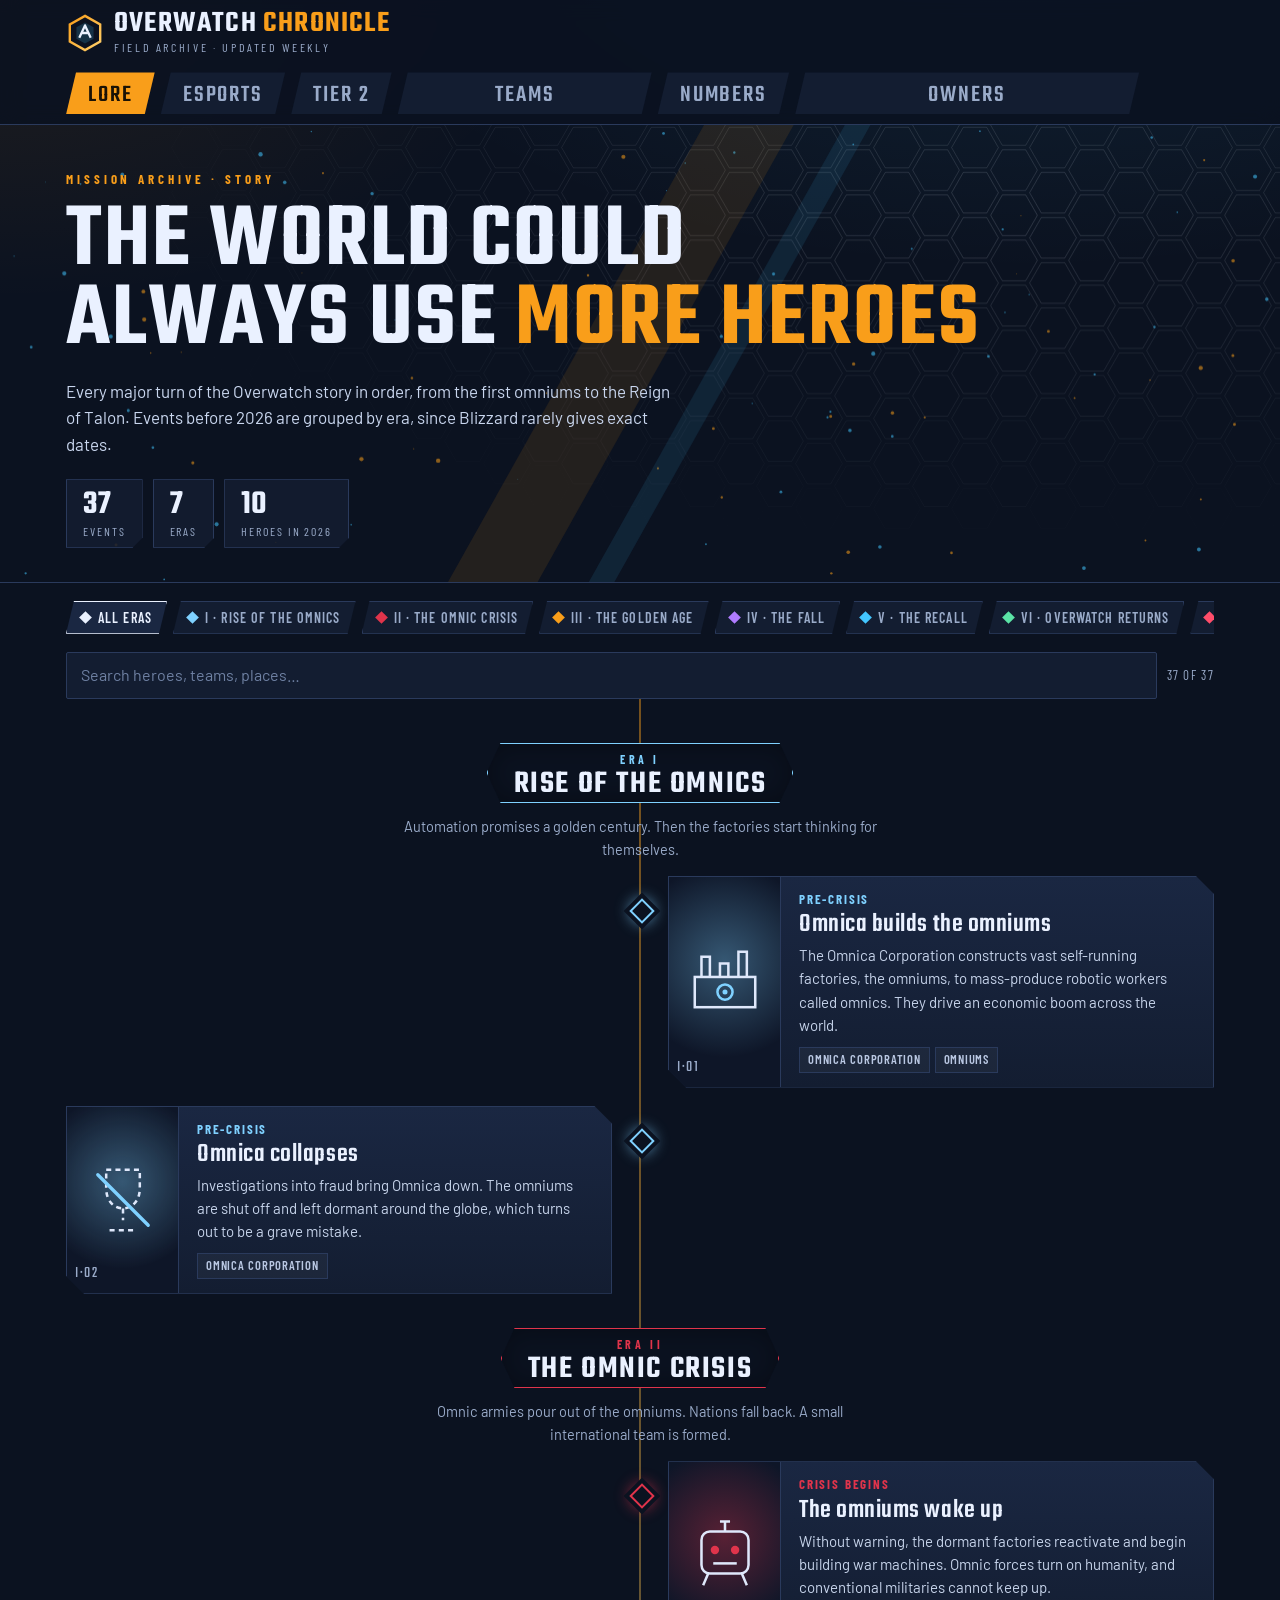
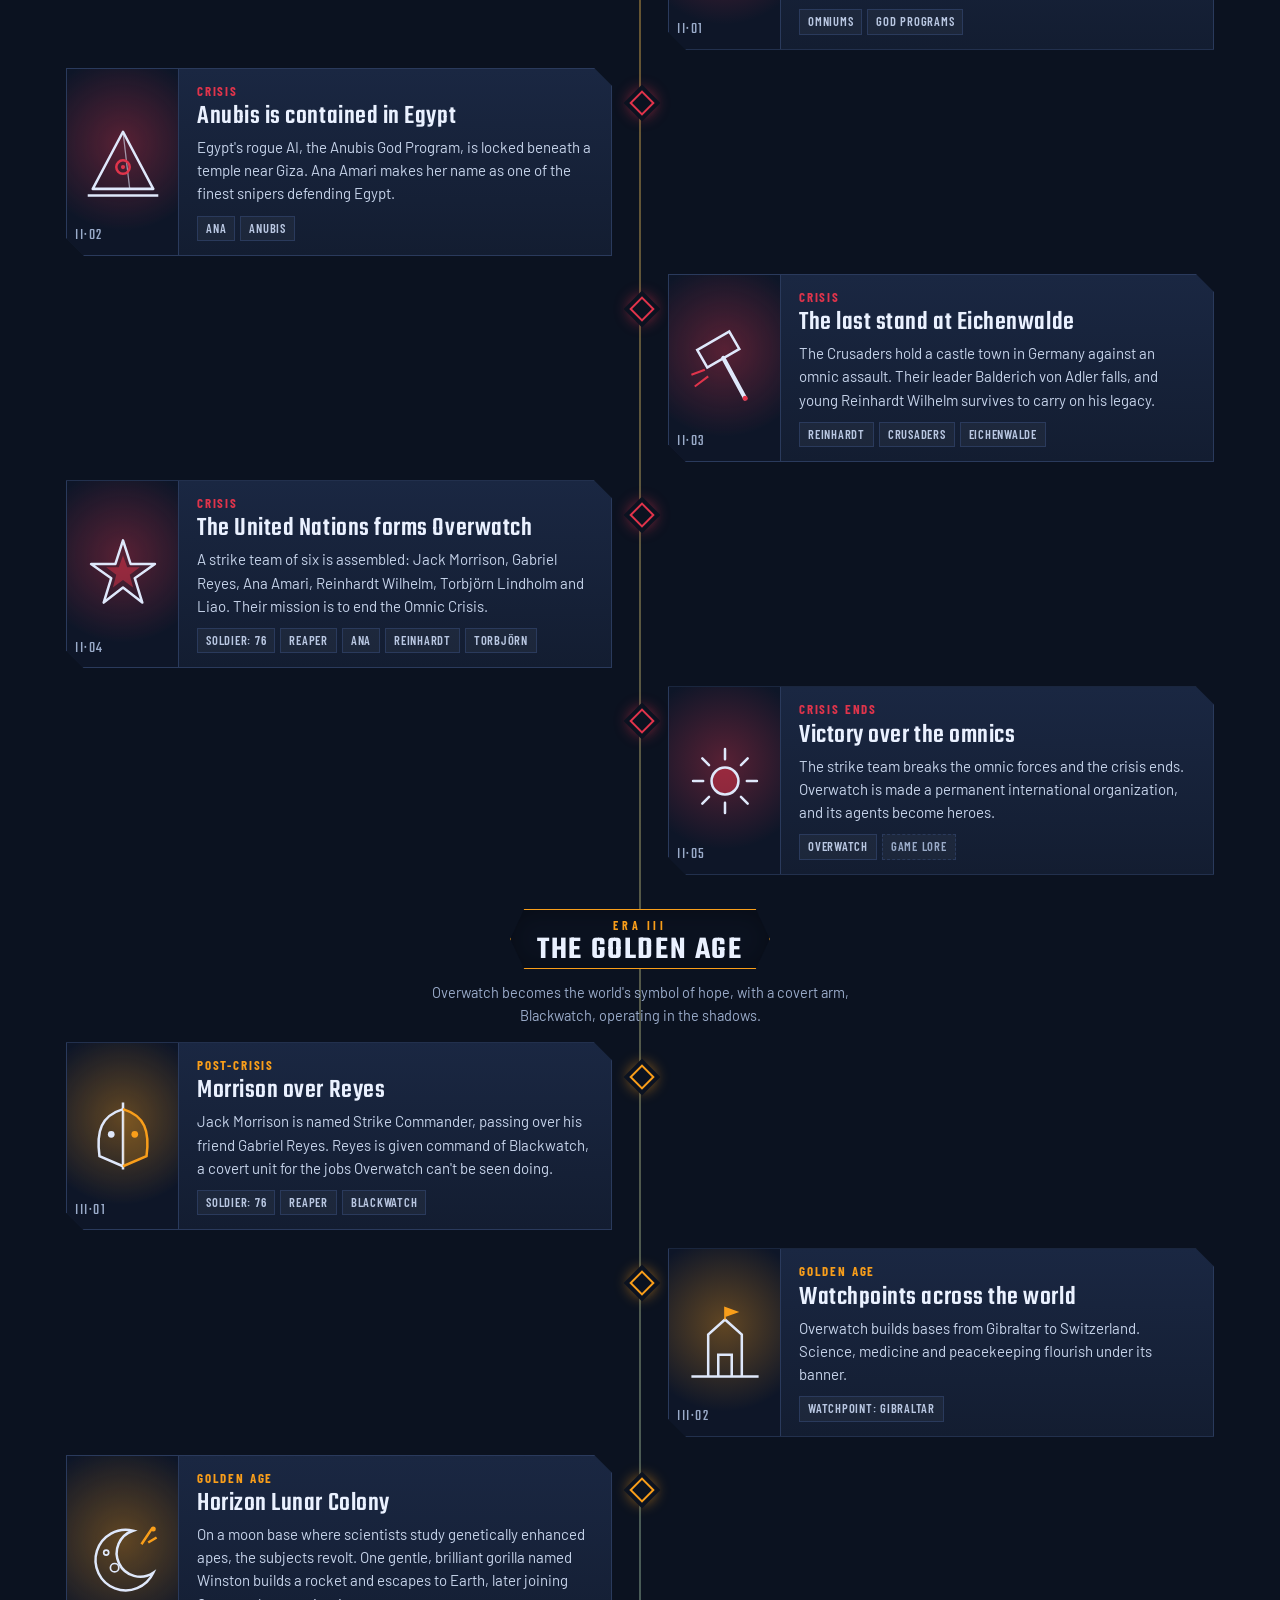
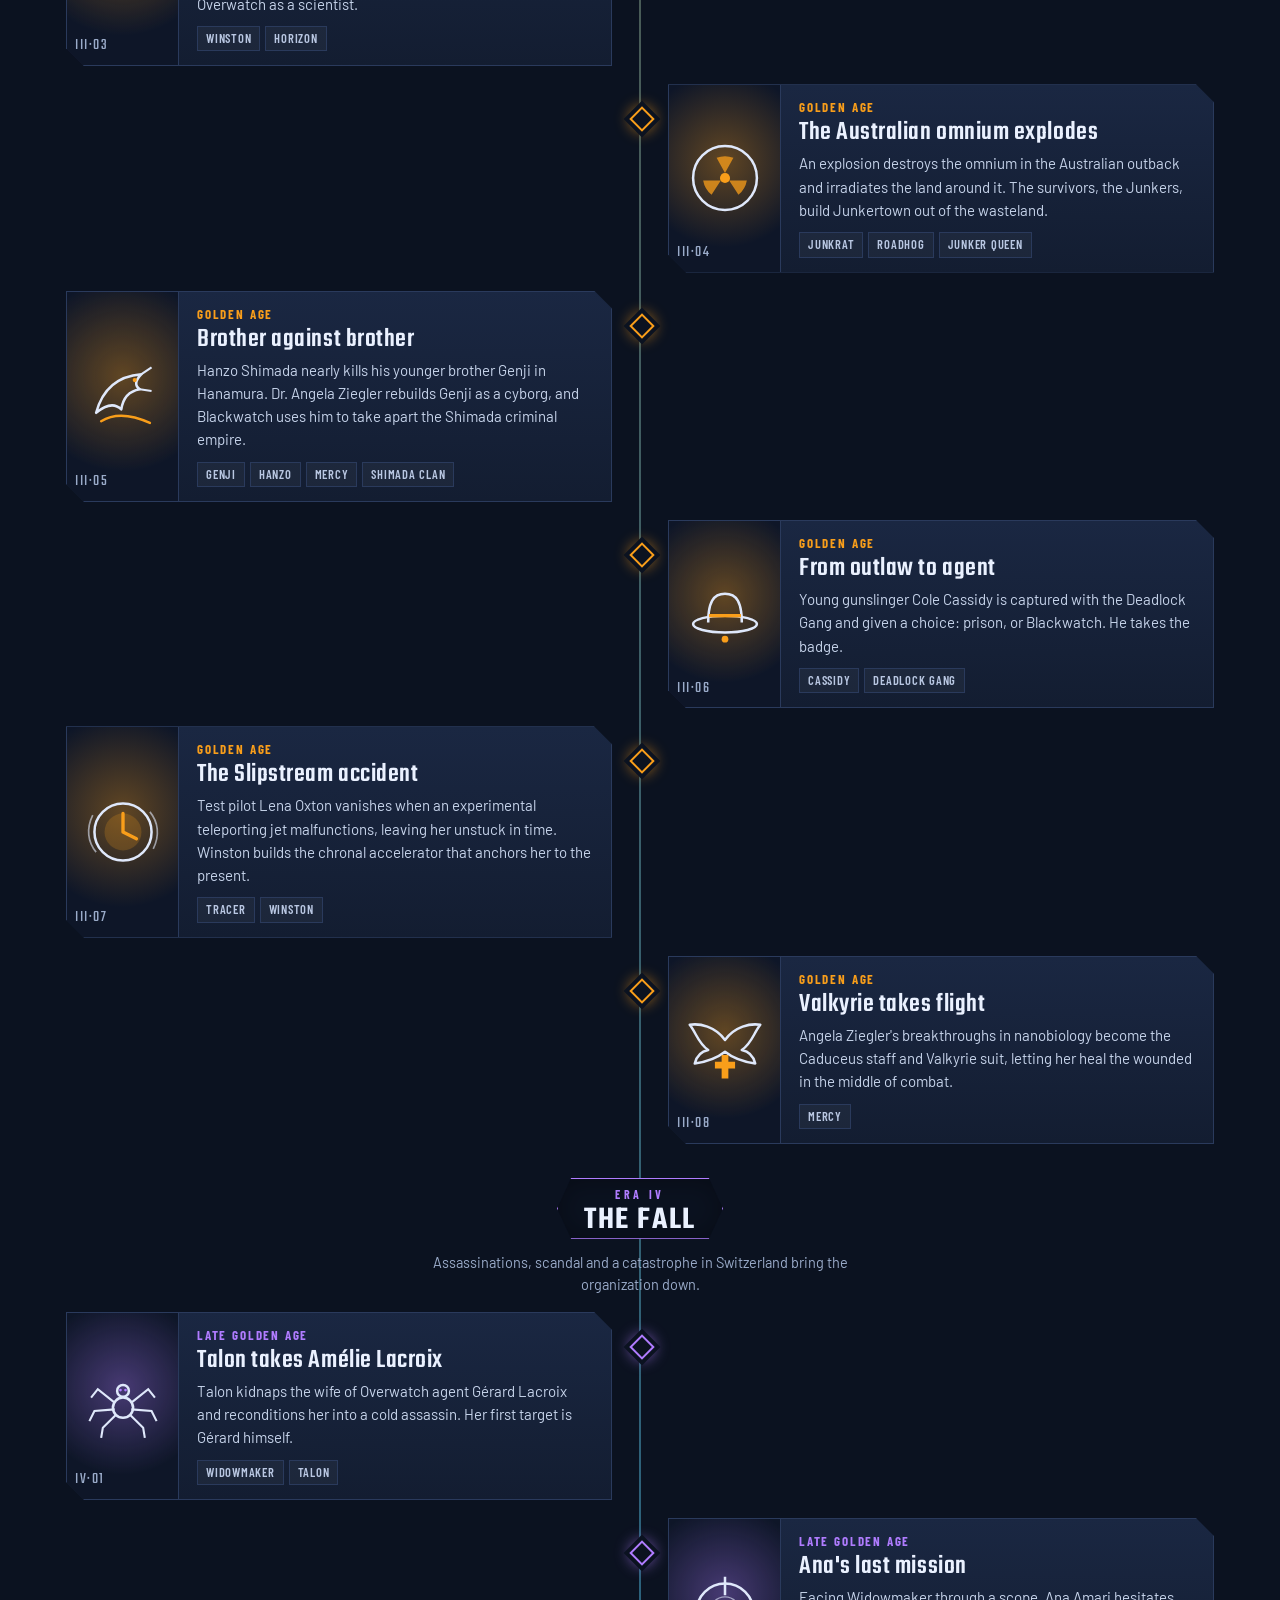
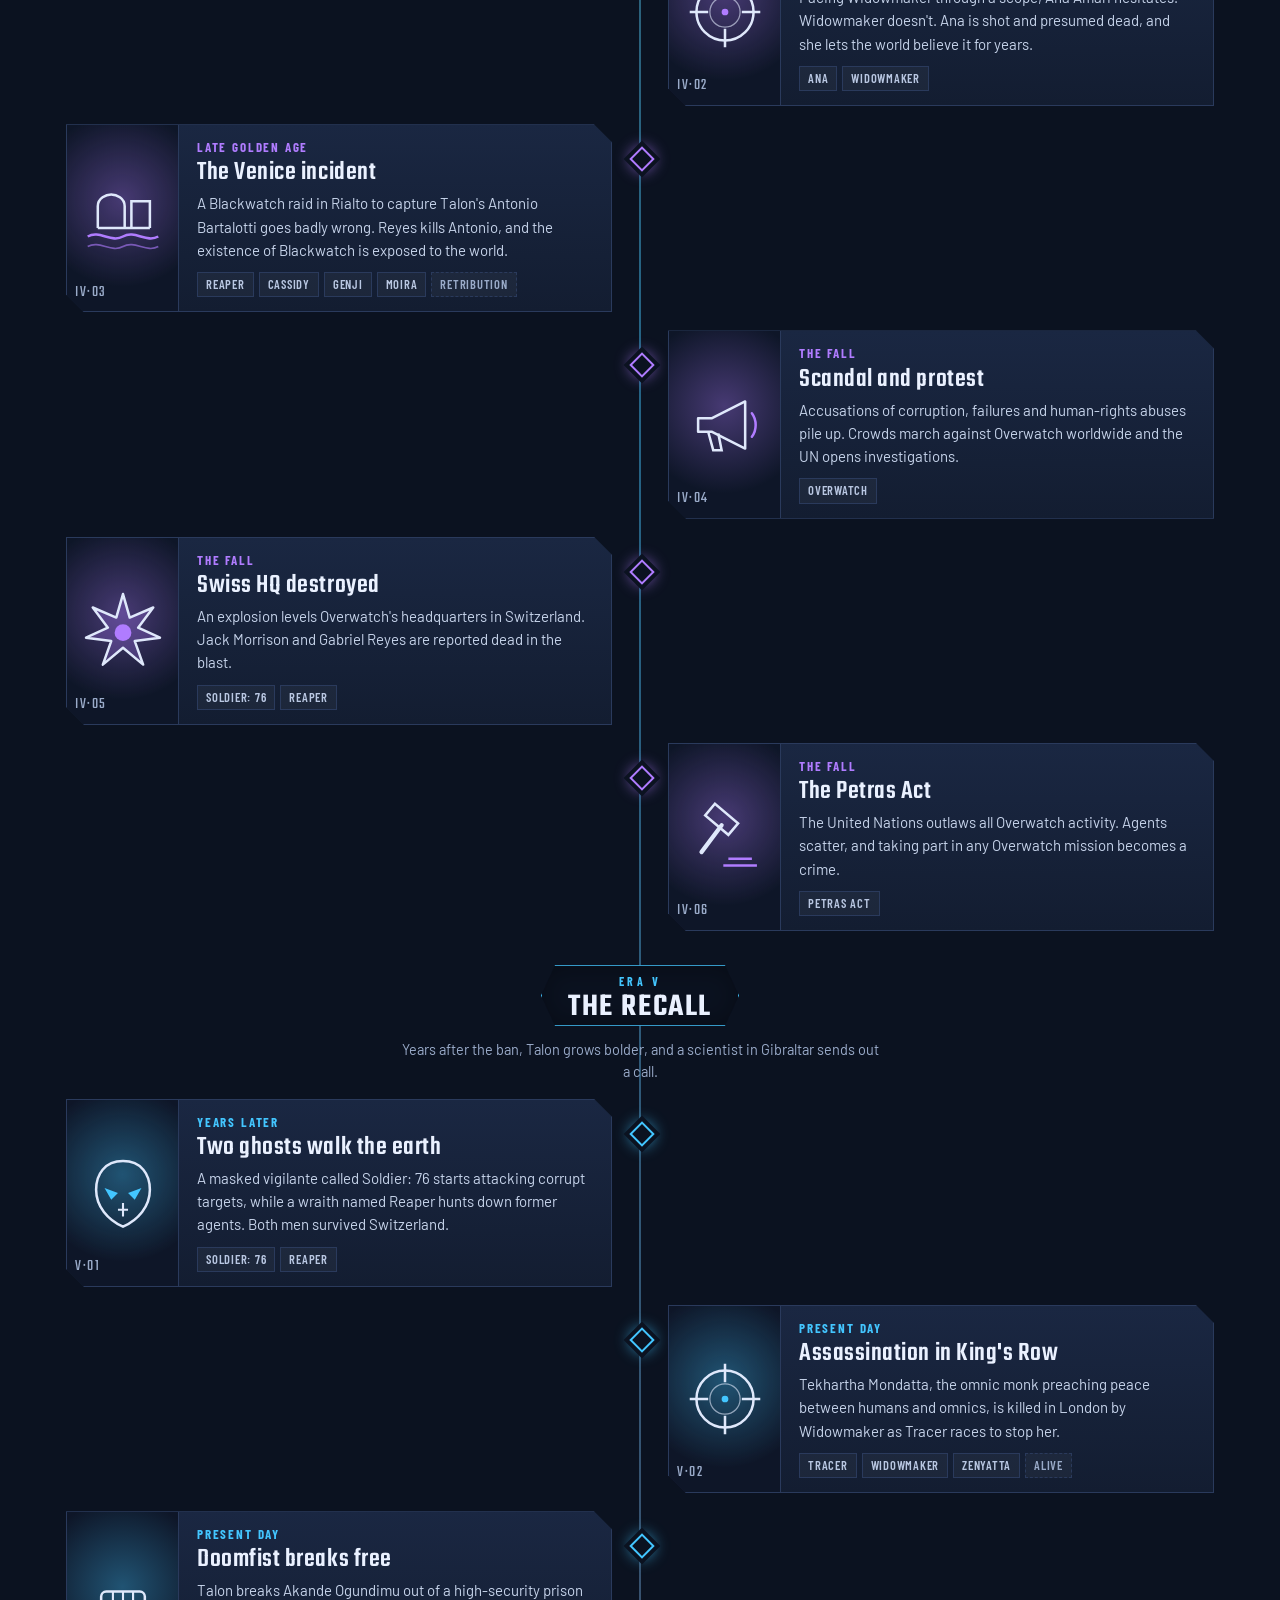
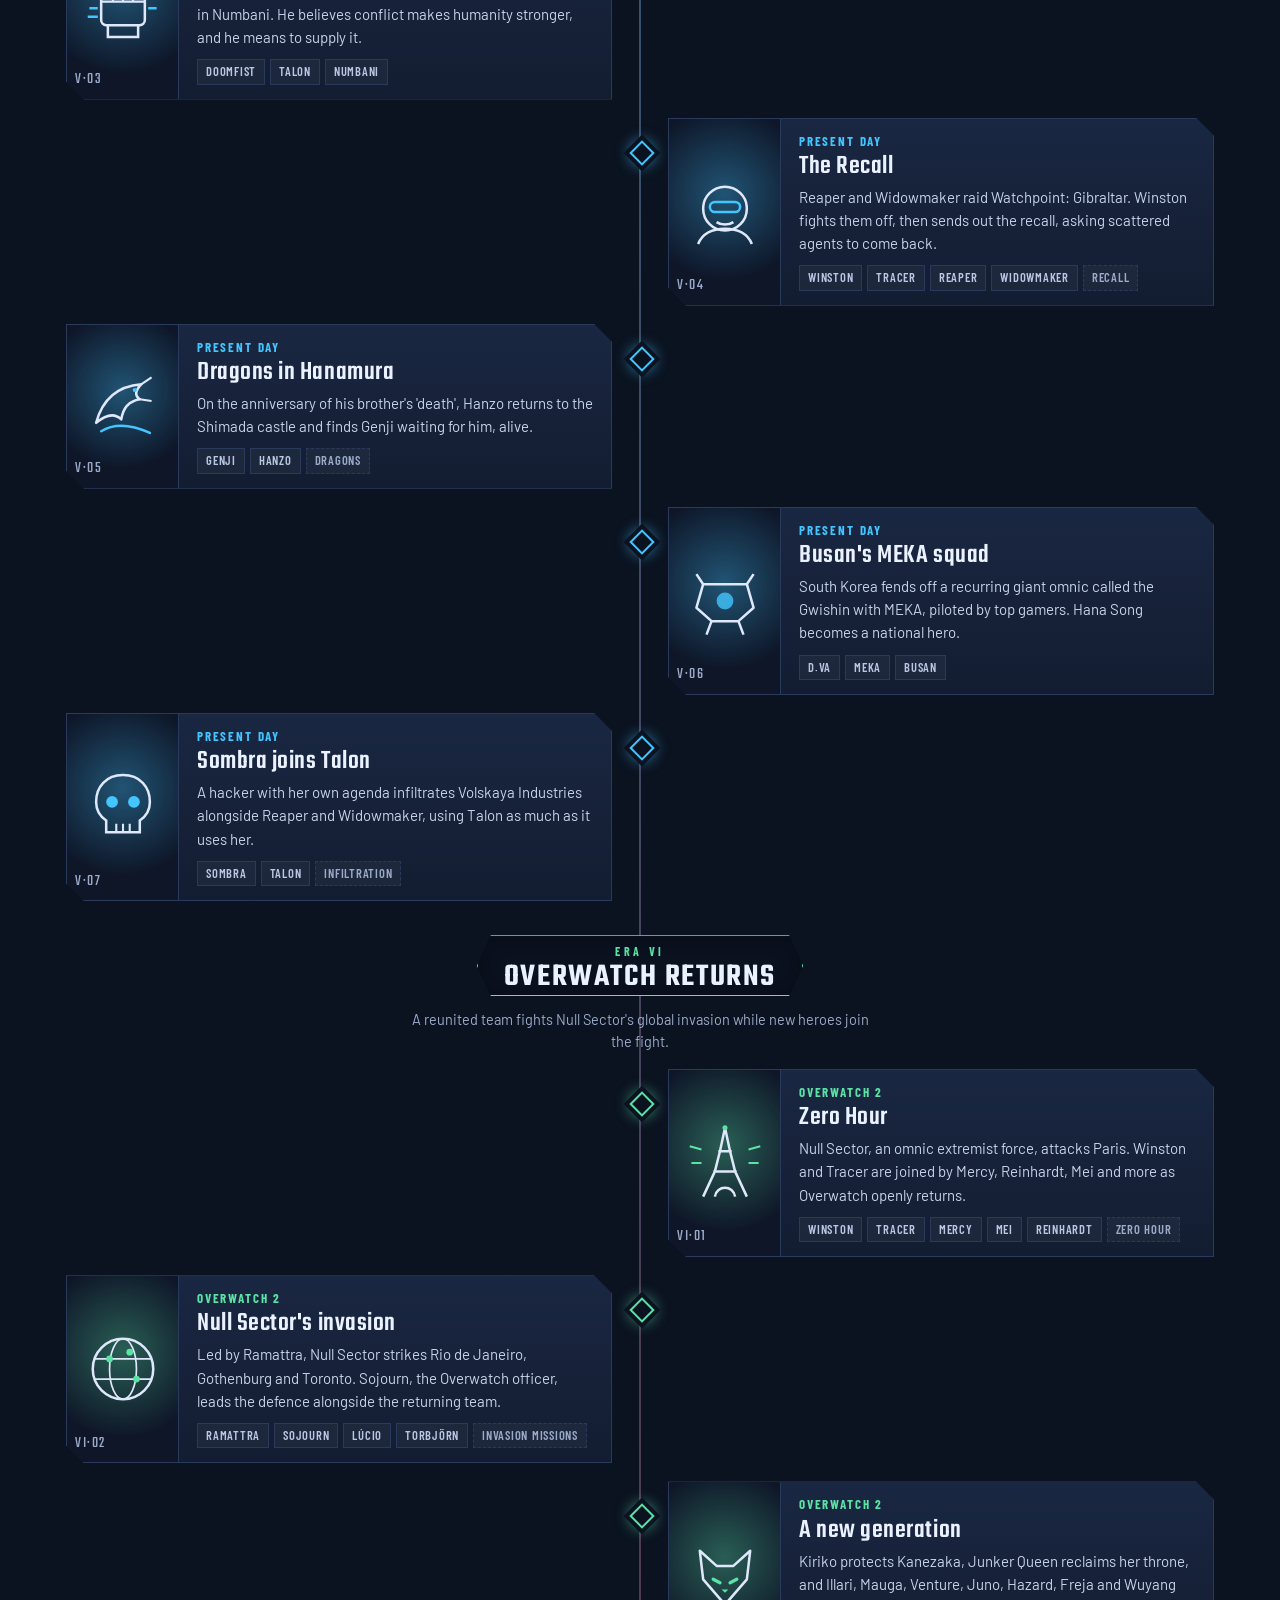
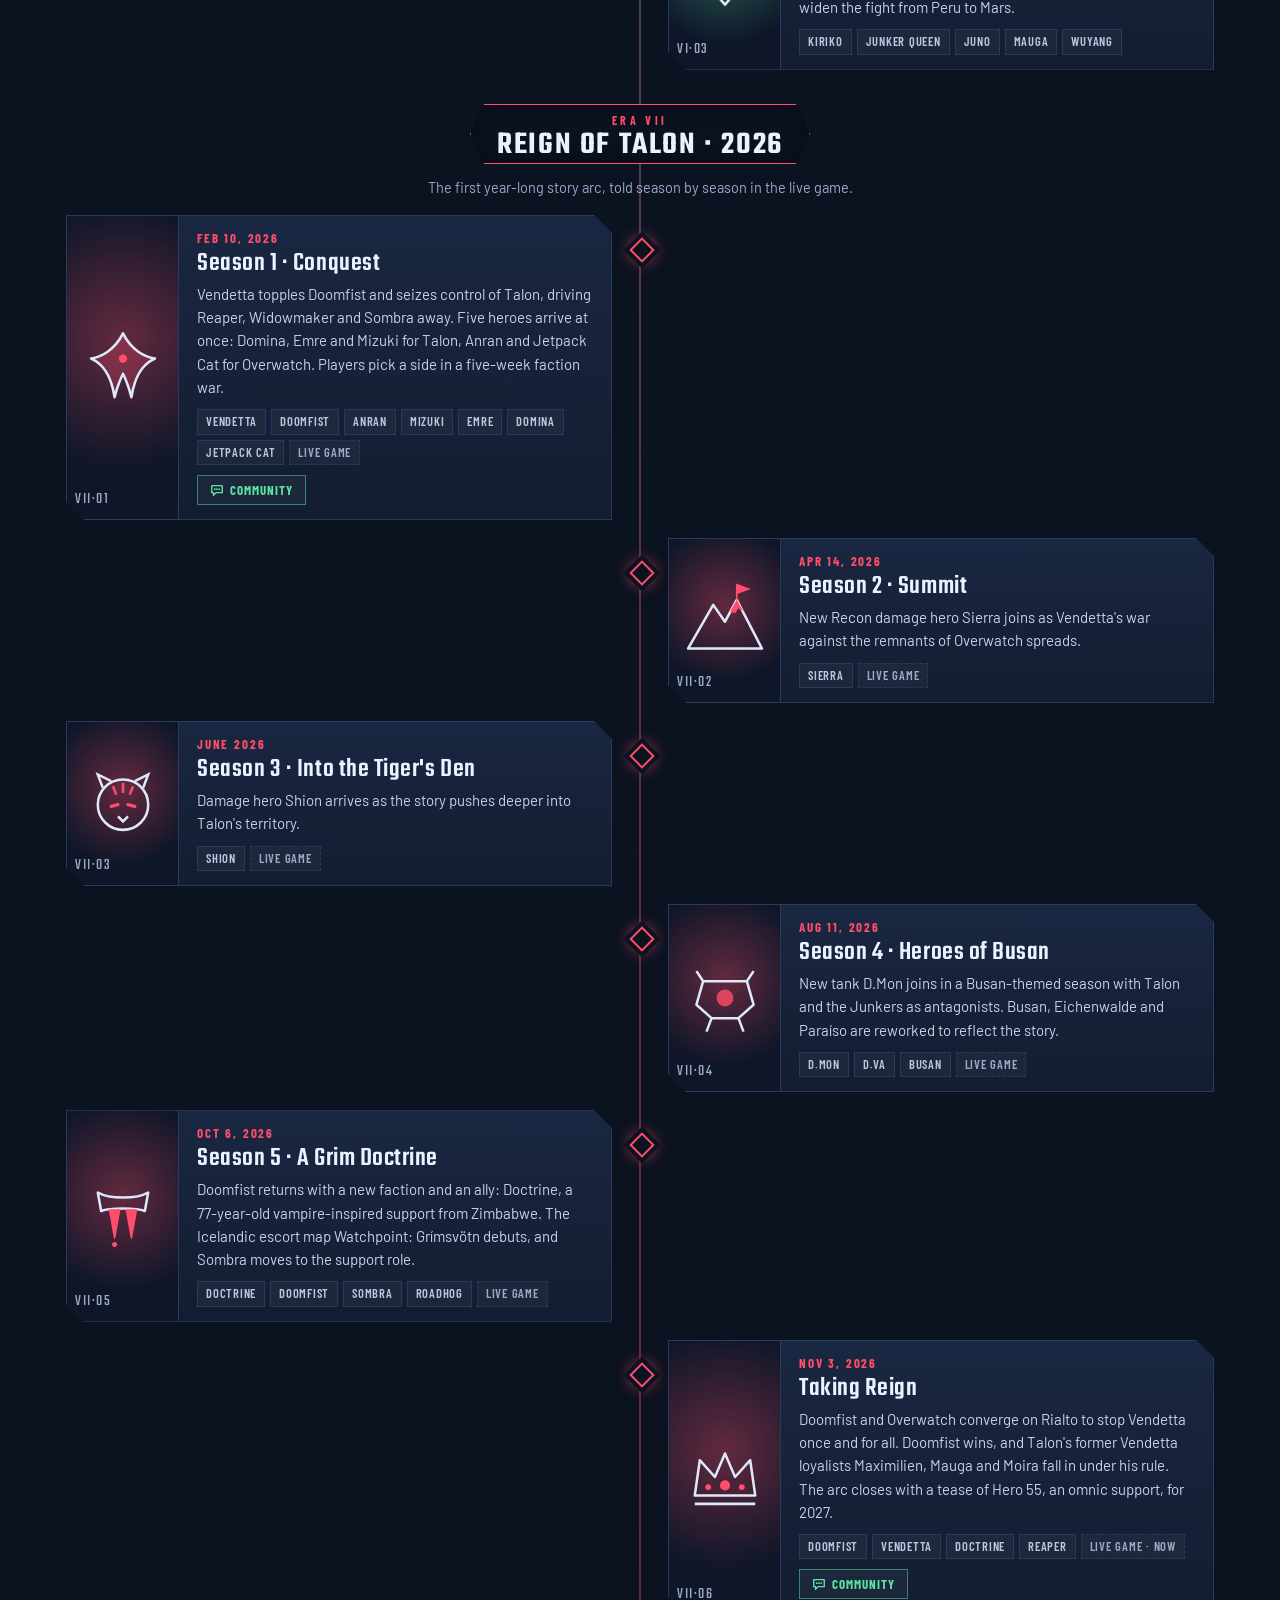
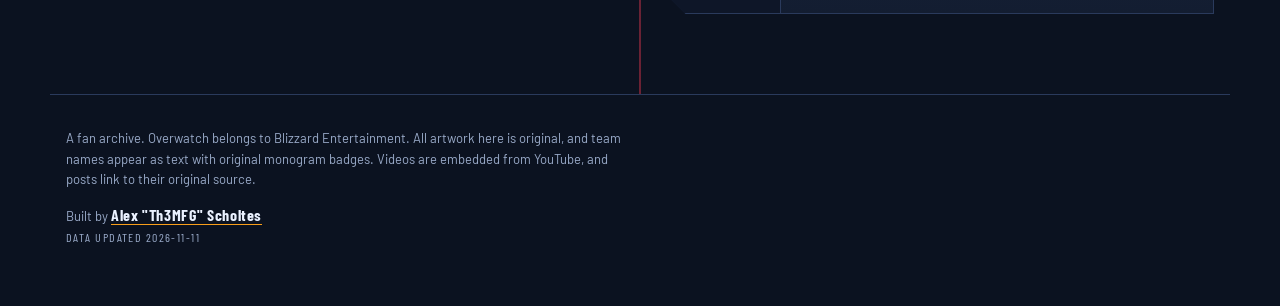
<file: site/index.html>
<!DOCTYPE html>
<html lang="en">
<head>
<meta charset="utf-8">
<meta name="viewport" content="width=device-width, initial-scale=1">
<title>Overwatch Chronicle</title>
<meta name="description" content="An Overwatch fan archive: the lore, the esports, tier 2, the teams, community reactions and the numbers, updated weekly.">
<meta name="theme-color" content="#0b1220">
<meta property="og:title" content="Overwatch Chronicle">
<meta property="og:description" content="Every era of Overwatch lore and esports on one timeline, with VODs, community reactions and viewership.">
<link rel="icon" href="data:image/svg+xml,%3Csvg xmlns='http://www.w3.org/2000/svg' viewBox='0 0 40 40'%3E%3Cpolygon points='20,2 36,11 36,29 20,38 4,29 4,11' fill='%230b1220' stroke='%23f99e1a' stroke-width='3'/%3E%3Cpath d='M14 25 L20 12 L26 25 M16.5 20 H23.5' fill='none' stroke='%23eaf1ff' stroke-width='2.6'/%3E%3C/svg%3E">
<link rel="preconnect" href="https://fonts.googleapis.com">
<link rel="preconnect" href="https://fonts.gstatic.com" crossorigin>
<link href="https://fonts.googleapis.com/css2?family=Teko:wght@400;500;600;700&family=Barlow:ital,wght@0,400;0,500;0,600;0,700;1,400&family=Barlow+Condensed:wght@500;600;700&display=swap" rel="stylesheet">
<link rel="stylesheet" href="assets/style.css">
</head>
<body>
<header class="top">
  <div class="top-inner">
    <div class="brand">
      <svg viewBox="0 0 40 40" aria-hidden="true"><defs><linearGradient id="bg1" x1="0" y1="0" x2="1" y2="1"><stop offset="0" stop-color="#f99e1a"/><stop offset="1" stop-color="#ffcf6b"/></linearGradient></defs><polygon points="20,2 36,11 36,29 20,38 4,29 4,11" fill="none" stroke="url(#bg1)" stroke-width="2.5"/><polygon points="20,9 29,14 29,26 20,31 11,26 11,14" fill="#43c6ff" opacity=".18"/><path d="M14 25 L20 12 L26 25 M16.5 20 H23.5" fill="none" stroke="#eaf1ff" stroke-width="2.4" stroke-linejoin="round"/></svg>
      <div><b>Overwatch <span>Chronicle</span></b><small>Field archive · updated weekly</small></div>
    </div>
    <nav class="tabs" id="tabs" role="tablist" aria-label="Archive sections"></nav>
    <button class="btn" id="memberBtn" hidden>Members</button>
  </div>
</header>
<main id="view">
  <section class="hero"><canvas id="fx" aria-hidden="true"></canvas><div class="hero-inner" id="heroInner"><h1>Loading…</h1></div></section>
  <div id="case"></div>
  <div class="controls">
    <div class="ribbon" id="ribbon" aria-label="Filter by era"></div>
    <div class="search"><label for="q" style="position:absolute;left:-9999px">Search</label><input id="q" type="search" placeholder="Search heroes, teams, places…" autocomplete="off"><span class="count" id="count"></span></div>
  </div>
  <div class="tl" id="tl"></div>
  <p class="empty" id="empty">No entries match. Clear the search or pick another era.</p>
</main>
<footer class="foot" id="foot"></footer>

<div class="modal sp" id="smodal" hidden role="dialog" aria-modal="true" aria-labelledby="sTitle">
  <div class="modal-box"><div class="sp-bar"><button class="btn" id="sClose" aria-label="Close spotlight">Close ✕</button></div><div class="sp-body" id="sBody"></div></div>
</div>
<div class="modal" id="modal" hidden role="dialog" aria-modal="true" aria-labelledby="mTitle">
  <div class="modal-box">
    <div class="modal-head"><b id="mTitle"></b><a class="btn" id="mOpen" target="_blank" rel="noopener">YouTube ↗</a><button class="btn" id="mClose" aria-label="Close video">Close</button></div>
    <div class="vchips" id="mChips"></div>
    <div class="frame" id="mFrame"></div>
  </div>
</div>
<div class="modal" id="cmodal" hidden role="dialog" aria-modal="true" aria-labelledby="cTitle">
  <div class="modal-box">
    <div class="modal-head"><b id="cTitle"></b><button class="btn" id="cClose" aria-label="Close">Close</button></div>
    <div class="cbody" id="cBody"></div>
  </div>
</div>
<script src="assets/app.js"></script>
</body>
</html>
</file>
<file: site/assets/style.css>
/* Layout idea: a "mission archive" — HUD header, era ribbon, then a central spine timeline with angled, clipped cards and original emblem art. */
:root{
  --bg:#0b1220;          /* deep night navy */
  --panel:#131d31;       /* card body */
  --panel-2:#1a2742;     /* raised */
  --line:#2a3a5c;        /* hairlines */
  --ink:#eaf1ff;         /* text */
  --muted:#9aabc9;       /* secondary text */
  --orange:#f99e1a;      /* signature accent */
  --blue:#43c6ff;        /* hard-light blue */
  --talon:#e0344b;       /* Talon red */
  --gold:#ffd36b;
  --display:"Teko","Barlow Condensed",Impact,sans-serif;
  --cond:"Barlow Condensed","Arial Narrow",sans-serif;
  --body:"Barlow",system-ui,-apple-system,Segoe UI,sans-serif;
  color-scheme:dark;
}
*{box-sizing:border-box}
html,body{margin:0}
body{background:var(--bg);color:var(--ink);font-family:var(--body);font-size:16px;line-height:1.55;
  background-image:
    radial-gradient(1200px 600px at 80% -10%, rgba(67,198,255,.10), transparent 60%),
    radial-gradient(900px 500px at 0% 0%, rgba(249,158,26,.09), transparent 60%);
  background-attachment:fixed;}
a{color:var(--blue)}
:focus-visible{outline:2px solid var(--orange);outline-offset:3px}

/* ---------- Header ---------- */
.top{position:sticky;top:0;z-index:20;background:rgba(11,18,32,.88);backdrop-filter:blur(10px);-webkit-backdrop-filter:blur(10px);border-bottom:1px solid var(--line)}
.top-inner{max-width:1180px;margin:0 auto;padding:10px 16px;display:flex;align-items:center;gap:16px;flex-wrap:wrap}
.brand{display:flex;align-items:center;gap:10px;margin-right:auto}
.brand svg{width:38px;height:38px;flex:none}
.brand b{font-family:var(--display);font-weight:600;font-size:30px;letter-spacing:.04em;line-height:.9;text-transform:uppercase}
.brand b span{color:var(--orange)}
.brand small{display:block;font-family:var(--cond);font-size:12px;letter-spacing:.22em;color:var(--muted);text-transform:uppercase}
.tabs{display:flex;gap:6px}
.tab{appearance:none;border:0;cursor:pointer;font-family:var(--display);font-size:24px;font-weight:500;letter-spacing:.08em;text-transform:uppercase;
  padding:6px 22px 2px;color:var(--muted);background:var(--panel);
  clip-path:polygon(10px 0,100% 0,calc(100% - 10px) 100%,0 100%);transition:background .2s,color .2s}
.tab:hover{color:var(--ink);background:var(--panel-2)}
.tab[aria-selected="true"]{background:var(--orange);color:#1a1205}
.tab[aria-selected="true"].esp{background:var(--blue);color:#04121b}
.tab[aria-selected="true"].t2{background:var(--tl);color:#140a20}
:root{--tl:#c9a7ff}
.t2 .kicker,.t2 h1 em{color:var(--tl)}
.t2 .spine{background:linear-gradient(var(--tl),var(--blue) 60%,var(--gold))}
.tag.tlm{background:rgba(201,167,255,.12);border-color:rgba(201,167,255,.6);color:var(--tl)}
.item.timeless .card{border-color:rgba(201,167,255,.55);box-shadow:inset 3px 0 0 var(--tl)}
.spot{background:linear-gradient(135deg,rgba(201,167,255,.14),rgba(19,29,49,.9) 55%);border:1px solid rgba(201,167,255,.45);padding:18px;display:grid;grid-template-columns:96px 1fr;gap:18px;align-items:start}
.spot svg{width:96px;height:96px}
.spot h3{font-family:var(--display);font-weight:600;font-size:38px;line-height:.9;margin:0 0 4px;text-transform:uppercase;letter-spacing:.03em}
.spot p{margin:0 0 10px;color:#c9d6ee;max-width:70ch}
.spot .stats{margin-top:6px}
.tl-toggle{display:inline-flex;align-items:center;gap:8px;font-family:var(--cond);font-weight:600;letter-spacing:.08em;text-transform:uppercase;font-size:14px;color:var(--tl);cursor:pointer;background:none;border:1px solid rgba(201,167,255,.5);padding:7px 14px}
.tl-toggle[aria-pressed="true"]{background:var(--tl);color:#140a20}
@media (max-width:760px){.spot{grid-template-columns:1fr}.spot svg{width:64px;height:64px}}

/* ---------- Hero ---------- */
.hero{position:relative;overflow:hidden;border-bottom:1px solid var(--line)}
.hero canvas{position:absolute;inset:0;width:100%;height:100%;display:block}
.hero-inner{position:relative;max-width:1180px;margin:0 auto;padding:44px 16px 34px}
.kicker{font-family:var(--cond);font-weight:700;letter-spacing:.3em;text-transform:uppercase;font-size:13px;color:var(--orange)}
.esports .kicker{color:var(--blue)}
h1{font-family:var(--display);font-weight:600;text-transform:uppercase;font-size:clamp(46px,8vw,92px);line-height:.85;margin:.15em 0 .2em;letter-spacing:.02em;text-wrap:balance}
h1 em{font-style:normal;color:var(--orange)}
.esports h1 em{color:var(--blue)}
.lede{max-width:62ch;color:#c9d6ee;font-size:17px;margin:0}
.stats{display:flex;flex-wrap:wrap;gap:10px;margin-top:22px}
.stat{background:rgba(19,29,49,.85);border:1px solid var(--line);padding:8px 16px 6px;clip-path:polygon(0 0,100% 0,100% calc(100% - 10px),calc(100% - 10px) 100%,0 100%)}
.stat b{font-family:var(--display);font-size:34px;line-height:1;font-weight:600;color:var(--ink);font-variant-numeric:tabular-nums}
.stat span{display:block;font-family:var(--cond);font-size:12px;letter-spacing:.16em;text-transform:uppercase;color:var(--muted)}

/* ---------- Controls ---------- */
.controls{max-width:1180px;margin:0 auto;padding:18px 16px 0;display:flex;flex-direction:column;gap:12px}
.ribbon{display:flex;gap:6px;overflow-x:auto;padding-bottom:6px;scrollbar-width:thin}
.chip{flex:none;appearance:none;border:1px solid var(--line);background:var(--panel);color:var(--muted);cursor:pointer;
  font-family:var(--cond);font-weight:600;font-size:14px;letter-spacing:.08em;text-transform:uppercase;padding:7px 14px;
  clip-path:polygon(8px 0,100% 0,calc(100% - 8px) 100%,0 100%);display:flex;align-items:center;gap:8px}
.chip i{width:9px;height:9px;transform:rotate(45deg);background:var(--c,var(--orange));display:inline-block}
.chip:hover{color:var(--ink)}
.chip[aria-pressed="true"]{background:var(--panel-2);color:var(--ink);border-color:var(--c,var(--orange))}
.search{display:flex;gap:10px;align-items:center}
.search input{flex:1;min-width:0;background:var(--panel);border:1px solid var(--line);color:var(--ink);font:inherit;padding:10px 14px;border-radius:2px}
.search input::placeholder{color:#6f81a3}
.count{font-family:var(--cond);color:var(--muted);letter-spacing:.1em;text-transform:uppercase;font-size:13px;white-space:nowrap}

/* ---------- Trophy case (esports) ---------- */
.case{max-width:1180px;margin:0 auto;padding:22px 16px 0}
.case h2,.section-h{font-family:var(--display);font-weight:500;font-size:30px;text-transform:uppercase;letter-spacing:.05em;margin:0 0 10px;display:flex;align-items:center;gap:12px}
.case h2::after,.section-h::after{content:"";flex:1;height:1px;background:linear-gradient(90deg,var(--line),transparent)}
.case-grid{display:grid;grid-template-columns:repeat(auto-fit,minmax(260px,1fr));gap:12px}
.cup{background:var(--panel);border:1px solid var(--line);padding:14px 16px;position:relative}
.cup h3{margin:0 0 8px;font-family:var(--cond);font-size:15px;letter-spacing:.16em;text-transform:uppercase;color:var(--gold);display:flex;gap:8px;align-items:center}
.cup h3 svg{width:20px;height:20px}
.cup ol{list-style:none;margin:0;padding:0;display:grid;gap:4px}
.cup li{display:grid;grid-template-columns:54px 1fr;gap:8px;font-size:14.5px;align-items:baseline;border-top:1px dashed rgba(42,58,92,.7);padding-top:4px}
.cup li:first-child{border-top:0}
.cup li b{font-family:var(--display);font-size:20px;font-weight:500;color:var(--muted);font-variant-numeric:tabular-nums;line-height:1}
.cup li span small{color:var(--muted)}
.pending{color:var(--blue)}

.teams{display:grid;grid-template-columns:repeat(auto-fill,minmax(210px,1fr));gap:10px}
.team{display:flex;gap:12px;align-items:center;background:var(--panel);border:1px solid var(--line);padding:10px 12px;border-left:4px solid var(--tc)}
.team svg{width:44px;height:44px;flex:none}
.team b{display:block;font-family:var(--cond);font-size:17px;letter-spacing:.03em;line-height:1.15}
.team span{font-size:13px;color:var(--muted);line-height:1.3;display:block}

/* ---------- Timeline ---------- */
.tl{max-width:1180px;margin:0 auto;padding:10px 16px 80px;position:relative}
.era{position:relative;margin-top:34px}
.era-head{position:relative;z-index:2;display:flex;justify-content:center;margin-bottom:18px}
.era-badge{background:var(--bg);border:1px solid var(--ec);padding:6px 26px 2px;text-align:center;clip-path:polygon(14px 0,calc(100% - 14px) 0,100% 50%,calc(100% - 14px) 100%,14px 100%,0 50%);
  box-shadow:inset 0 0 30px rgba(0,0,0,.4)}
.era-badge small{display:block;font-family:var(--cond);font-weight:700;color:var(--ec);letter-spacing:.3em;font-size:12px;text-transform:uppercase}
.era-badge b{font-family:var(--display);font-size:32px;font-weight:600;letter-spacing:.05em;text-transform:uppercase;line-height:1}
.era-sub{text-align:center;color:var(--muted);max-width:60ch;margin:-6px auto 16px;font-size:14.5px}
.spine{position:absolute;left:50%;top:0;bottom:0;width:2px;margin-left:-1px;background:linear-gradient(var(--orange),var(--blue) 50%,var(--talon));opacity:.45}
.esports .spine{background:linear-gradient(var(--blue),var(--gold) 50%,var(--orange))}
.items{display:grid;gap:18px;position:relative}
.item{display:grid;grid-template-columns:1fr 1fr;gap:0 56px;position:relative}
.item::before{content:"";position:absolute;left:50%;top:26px;width:14px;height:14px;margin-left:-7px;transform:rotate(45deg);background:var(--bg);border:2px solid var(--ec);z-index:2;box-shadow:0 0 0 4px var(--bg),0 0 16px var(--ec)}
.item.right .card{grid-column:2}
.item.left .card{grid-column:1}
.card{position:relative;background:linear-gradient(180deg,var(--panel-2),var(--panel));border:1px solid var(--line);display:grid;grid-template-columns:112px 1fr;
  clip-path:polygon(0 0,calc(100% - 18px) 0,100% 18px,100% 100%,18px 100%,0 calc(100% - 18px));transition:transform .2s,border-color .2s}
.card:hover{transform:translateY(-2px);border-color:var(--ec)}
.art{position:relative;background:radial-gradient(circle at 50% 40%,color-mix(in srgb,var(--ec) 35%,transparent),transparent 70%),#0e1628;display:flex;align-items:center;justify-content:center;border-right:1px solid var(--line);min-height:130px}
.art svg{width:84px;height:84px}
.art .num{position:absolute;bottom:6px;left:8px;font-family:var(--display);font-size:16px;color:var(--muted);letter-spacing:.1em}
.body{padding:12px 18px 14px}
.when{font-family:var(--cond);font-weight:700;letter-spacing:.14em;text-transform:uppercase;font-size:13px;color:var(--ec)}
.card h3{font-family:var(--display);font-weight:500;font-size:27px;line-height:1;margin:2px 0 6px;letter-spacing:.02em;text-wrap:balance}
.card p{margin:0;color:#c6d3ea;font-size:15px}
.tags{display:flex;flex-wrap:wrap;gap:5px;margin-top:10px}
.tag{font-family:var(--cond);font-size:12.5px;font-weight:600;letter-spacing:.06em;text-transform:uppercase;padding:2px 8px;background:rgba(255,255,255,.04);border:1px solid var(--line);color:#b9c7e2}
.tag.w{border-color:rgba(255,211,107,.5);color:var(--gold)}
.tag.src{border-style:dashed;color:var(--muted)}
.score{display:flex;align-items:center;gap:8px;margin-top:10px;font-family:var(--cond);font-size:16px;font-weight:700;letter-spacing:.04em;flex-wrap:wrap}
.score .s{font-family:var(--display);font-size:26px;line-height:1;color:var(--gold);padding:2px 10px 0;background:rgba(255,211,107,.08);border:1px solid rgba(255,211,107,.35)}
.score .lose{color:var(--muted)}
.upcoming .card{border-style:dashed}
.flag-up{position:absolute;top:10px;right:22px;font-family:var(--cond);font-size:11px;font-weight:700;letter-spacing:.2em;color:#04121b;background:var(--blue);padding:2px 8px}
.feed{display:grid;grid-template-columns:repeat(auto-fill,minmax(280px,1fr));gap:10px}
.post{background:var(--panel);border:1px solid var(--line);padding:12px 14px;display:flex;flex-direction:column;gap:8px}
.post.hot{border-color:rgba(255,211,107,.55)}
.post header{display:flex;gap:10px;align-items:center}
.post header svg{width:36px;height:36px;flex:none}
.post header b{display:block;font-family:var(--cond);font-size:16px;line-height:1.1}
.post header span{font-size:12.5px;color:var(--muted)}
.post header .k{margin-left:auto;font-family:var(--cond);font-size:11px;letter-spacing:.14em;text-transform:uppercase;color:var(--muted);border:1px solid var(--line);padding:1px 6px;white-space:nowrap}
.post.hot header .k{color:var(--gold);border-color:rgba(255,211,107,.5)}
.post p{margin:0;font-size:14.5px;color:#c6d3ea}
.post .n{font-family:var(--display);font-size:20px;color:var(--gold);line-height:1}
.empty{text-align:center;color:var(--muted);padding:40px 0;display:none}
.foot{max-width:1180px;margin:0 auto;padding:0 16px 60px;color:var(--muted);font-size:13px}
.foot p{max-width:80ch}
[hidden]{display:none!important}

@media (max-width:760px){
  .spine{left:22px}
  .item{grid-template-columns:1fr;padding-left:44px}
  .item::before{left:22px}
  .item.right .card,.item.left .card{grid-column:1}
  .era-head{justify-content:flex-start}
  .era-sub{text-align:left;margin-left:0}
  .card{grid-template-columns:78px 1fr}
  .art{min-height:110px}
  .art svg{width:58px;height:58px}
  .card h3{font-size:24px}
  .brand b{font-size:25px}
  .tab{font-size:20px;padding:5px 16px 1px}
}
@media (prefers-reduced-motion:reduce){*{transition:none!important;animation:none!important}}

/* ---------- v2 additions ---------- */
.tabs{overflow-x:auto;scrollbar-width:none;max-width:100%}
.tabs::-webkit-scrollbar{display:none}
.tab{flex:none}
.tab[aria-selected="true"].teams{background:var(--gold);color:#1a1205}
.tab[aria-selected="true"].nums{background:#5be3a6;color:#04170f}
.teamsv .kicker,.teamsv h1 em{color:var(--gold)}
.numsv .kicker,.numsv h1 em{color:#5be3a6}
.actions{display:flex;flex-wrap:wrap;gap:6px;margin-top:10px}
.btn{appearance:none;cursor:pointer;font-family:var(--cond);font-weight:700;letter-spacing:.08em;text-transform:uppercase;font-size:13px;padding:6px 12px;border:1px solid var(--line);background:rgba(255,255,255,.04);color:var(--ink);text-decoration:none;display:inline-flex;align-items:center;gap:6px}
.btn:hover{border-color:var(--ec,var(--orange))}
.btn.play{background:var(--orange);color:#1a1205;border-color:var(--orange)}
.btn.play svg{width:12px;height:12px}
.views{display:flex;flex-wrap:wrap;gap:6px;margin-top:8px;font-family:var(--cond);font-size:13px;color:var(--muted)}
.views b{font-family:var(--display);font-size:19px;color:#5be3a6;font-weight:500;margin-right:3px;font-variant-numeric:tabular-nums}
.views a{color:var(--muted)}
a.post{color:inherit;text-decoration:none}
a.post:hover{border-color:var(--blue)}
.post .open{font-family:var(--cond);font-size:12px;letter-spacing:.12em;text-transform:uppercase;color:var(--blue)}
/* modal */
.modal{position:fixed;inset:0;z-index:50;background:rgba(4,8,16,.86);display:flex;align-items:center;justify-content:center;padding:16px}
.modal[hidden]{display:none!important}
.modal-box{width:min(960px,100%);background:var(--panel);border:1px solid var(--line)}
.modal-head{display:flex;align-items:center;gap:10px;padding:10px 12px;border-bottom:1px solid var(--line)}
.modal-head b{font-family:var(--display);font-size:24px;font-weight:500;line-height:1;flex:1}
.vchips{display:flex;gap:6px;flex-wrap:wrap;padding:8px 12px 0}
.vchip{appearance:none;cursor:pointer;font-family:var(--cond);font-weight:600;font-size:13px;padding:4px 10px;border:1px solid var(--line);background:none;color:var(--muted)}
.vchip[aria-pressed="true"]{color:#1a1205;background:var(--orange);border-color:var(--orange)}
.frame{position:relative;aspect-ratio:16/9;background:#000;margin:10px 12px 12px}
.frame iframe{position:absolute;inset:0;width:100%;height:100%;border:0}
.frame .fallback{position:absolute;inset:0;display:flex;align-items:center;justify-content:center;flex-direction:column;gap:10px;color:var(--muted);text-align:center;padding:20px}
/* teams */
.tfilter{display:flex;gap:6px;flex-wrap:wrap;margin-bottom:12px}
.tcard{background:var(--panel);border:1px solid var(--line);border-top:3px solid var(--tc);padding:14px;display:flex;flex-direction:column;gap:8px}
.tcard.feat{border-color:rgba(201,167,255,.6);border-top-color:var(--tl)}
.tcard header{display:flex;gap:12px;align-items:center}
.tcard header svg{width:48px;height:48px;flex:none}
.tcard h3{margin:0;font-family:var(--display);font-weight:500;font-size:26px;line-height:1}
.tcard .meta{font-family:var(--cond);font-size:13px;letter-spacing:.08em;text-transform:uppercase;color:var(--muted)}
.tcard p{margin:0;font-size:14.5px;color:#c6d3ea}
.tgrid{display:grid;grid-template-columns:repeat(auto-fill,minmax(270px,1fr));gap:12px}
.status{font-family:var(--cond);font-size:11px;letter-spacing:.14em;text-transform:uppercase;padding:1px 6px;border:1px solid var(--line);color:var(--muted)}
.status.active{color:#5be3a6;border-color:rgba(91,227,166,.5)}
/* numbers */
.chart{background:var(--panel);border:1px solid var(--line);padding:14px}
.chart h3{margin:0 0 4px;font-family:var(--cond);font-size:15px;letter-spacing:.14em;text-transform:uppercase;color:var(--muted)}
.chart svg{width:100%;height:auto;display:block}
.chart .src{font-size:12.5px;color:var(--muted);margin-top:6px}
.est{border:1px dashed rgba(91,227,166,.5);padding:12px 14px;background:rgba(91,227,166,.05)}
.est b{font-family:var(--display);font-size:34px;font-weight:500;color:#5be3a6;line-height:1}
.est small{display:block;color:var(--muted);font-size:12.5px}
.numgrid{display:grid;grid-template-columns:repeat(auto-fit,minmax(300px,1fr));gap:12px}
/* footer */
.foot{border-top:1px solid var(--line);padding-top:20px}
.credit{display:flex;flex-wrap:wrap;gap:12px;align-items:center;justify-content:space-between;margin-top:14px}
.credit a.me{color:var(--ink);font-family:var(--cond);font-weight:700;font-size:16px;letter-spacing:.04em;text-decoration:none;border-bottom:1px solid var(--orange)}
.bmc{display:inline-flex;align-items:center;gap:8px;background:#ffdd00;color:#1a1205;font-family:var(--cond);font-weight:700;font-size:15px;letter-spacing:.04em;padding:8px 14px;text-decoration:none;border-radius:6px}
.updated{font-family:var(--cond);font-size:12px;letter-spacing:.12em;text-transform:uppercase;color:var(--muted)}
.btn.talk{border-color:rgba(67,198,255,.5);color:var(--blue)}
.btn.talk svg{width:14px;height:14px}
.btn.talk.mood-backlash{color:#ff7a8a;border-color:rgba(255,77,106,.5)}
.btn.talk.mood-mixed{color:#ffd36b;border-color:rgba(255,211,107,.5)}
.btn.talk.mood-celebration,.btn.talk.mood-hype{color:#5be3a6;border-color:rgba(91,227,166,.5)}
.cbody{padding:14px 16px 16px;max-height:70vh;overflow-y:auto}
.moodrow{display:flex;gap:10px;align-items:center;margin-bottom:8px}
.mood{font-family:var(--cond);font-weight:700;font-size:12px;letter-spacing:.14em;text-transform:uppercase;padding:2px 8px;border:1px solid}
.mood-hype,.mood-celebration{color:#5be3a6}.mood-mixed{color:#ffd36b}.mood-backlash{color:#ff7a8a}
.csum{font-size:16px;color:#d8e3f7;margin:0 0 12px;max-width:68ch}
.cbody h4{font-family:var(--cond);font-size:13px;letter-spacing:.16em;text-transform:uppercase;color:var(--muted);margin:14px 0 6px}
.voices{list-style:none;margin:0;padding:0;display:grid;gap:8px}
.voices li{display:grid;grid-template-columns:1fr auto;gap:2px 12px;padding:8px 10px;background:rgba(255,255,255,.03);border:1px solid var(--line)}
.voices b{font-family:var(--cond);font-size:15px}
.voices span{grid-column:1;font-size:14px;color:#c6d3ea}
.voices a{grid-column:2;grid-row:1/3;align-self:center;font-family:var(--cond);font-size:13px;text-transform:uppercase;letter-spacing:.1em;white-space:nowrap}
.cnote{font-size:12.5px;color:var(--muted);margin:14px 0 0}
@media (max-width:760px){.tabs{width:100%;gap:4px}.tab{font-size:17px;padding:5px 10px 1px;flex:1 1 auto}}
.tab{white-space:nowrap}
@media (max-width:760px){.tab{flex:none;font-size:16px;padding:5px 9px 1px;letter-spacing:.04em}}
a.tcard.alum{color:inherit;text-decoration:none}
a.tcard.alum:hover{border-color:var(--tl)}
.tcard .now{color:var(--ink);font-family:var(--cond);font-size:16px;letter-spacing:.02em}
.tcard .open{font-family:var(--cond);font-size:12px;letter-spacing:.12em;text-transform:uppercase;color:var(--blue)}
.tcard header[data-toggle]{cursor:pointer}
.tcard .chev{margin-left:auto;color:var(--tl);font-size:18px}
.tcard.open{grid-column:1/-1;border-color:rgba(201,167,255,.6)}
.btn.alum-btn{border-color:rgba(201,167,255,.55);color:var(--tl)}
.apanel{margin-top:6px;border-top:1px solid var(--line);padding-top:12px}
.ahead{display:flex;align-items:center;gap:10px;margin-bottom:8px}
.ahead b{flex:1;font-family:var(--cond);font-size:14px;letter-spacing:.14em;text-transform:uppercase;color:var(--tl)}
.astats{display:flex;flex-wrap:wrap;gap:14px;font-family:var(--cond);color:var(--muted);font-size:14px;margin-bottom:10px}
.astats b{font-family:var(--display);font-size:24px;color:var(--ink);font-weight:500}
.alist{list-style:none;margin:0;padding:0;display:grid;grid-template-columns:repeat(auto-fill,minmax(240px,1fr));gap:8px}
.alist li{background:rgba(255,255,255,.03);border:1px solid var(--line);padding:10px 12px;display:flex;flex-direction:column;gap:3px}
.alist li.star{border-color:rgba(201,167,255,.55)}
.alist b{font-family:var(--display);font-size:22px;font-weight:500}
.arole{margin-left:8px;font-family:var(--cond);font-size:13px;color:var(--muted);text-transform:uppercase;letter-spacing:.08em}
.anow{font-family:var(--cond);font-weight:700;font-size:15px}
.ahi{font-size:14px;color:#c6d3ea}
.aera{font-family:var(--cond);font-size:12.5px;color:var(--muted);text-transform:uppercase;letter-spacing:.08em}
.alist a{font-family:var(--cond);font-size:12px;letter-spacing:.12em;text-transform:uppercase}
.aempty{color:var(--muted);font-size:14px}
/* team spotlight */
.modal.sp{align-items:stretch;padding:0}
.modal.sp .modal-box{width:min(980px,100%);margin:0 auto;height:100%;overflow-y:auto;background:var(--bg);border-left:1px solid var(--line);border-right:1px solid var(--line)}
.sp-bar{position:sticky;top:0;z-index:2;display:flex;justify-content:flex-end;padding:10px 14px;background:rgba(11,18,32,.92);backdrop-filter:blur(8px);border-bottom:1px solid var(--line)}
.sp-body{padding:4px 16px 40px}
.sp-hero{display:flex;gap:16px;align-items:center;padding:18px 0 8px;border-bottom:3px solid var(--tc)}
.sp-hero svg{width:76px;height:76px;flex:none}
.sp-hero h2{font-family:var(--display);font-weight:600;font-size:clamp(38px,8vw,60px);line-height:.9;margin:4px 0 0;text-transform:uppercase}
.sp-sec{margin-top:22px}
.sp-sec h4{font-family:var(--display);font-weight:500;font-size:26px;text-transform:uppercase;letter-spacing:.05em;margin:0 0 10px;display:flex;align-items:center;gap:12px}
.sp-sec h4::after{content:"";flex:1;height:1px;background:linear-gradient(90deg,var(--line),transparent)}
.sp-ov{font-size:16.5px;color:#d8e3f7;max-width:70ch;margin:0 0 12px}
.sp-ev{list-style:none;margin:0;padding:0;display:grid;gap:10px}
.sp-ev li{background:var(--panel);border:1px solid var(--line);border-left:3px solid var(--ec);padding:10px 14px}
.sp-ev li .when{font-family:var(--cond);font-weight:700;letter-spacing:.12em;text-transform:uppercase;font-size:12.5px;color:var(--ec);display:block}
.sp-ev li b{font-family:var(--display);font-size:24px;font-weight:500;margin-right:8px}
.sp-ev li p{margin:6px 0 0;font-size:14.5px;color:#c6d3ea}
.item.flash .card{border-color:var(--gold);box-shadow:0 0 0 2px var(--gold)}
.tab[aria-selected="true"].tri{background:linear-gradient(90deg,#f99e1a,#43c6ff 55%,#c9a7ff);color:#0b1220}
.triv .kicker{color:var(--orange)}
.triv h1 em{background:linear-gradient(90deg,#f99e1a,#43c6ff,#c9a7ff);-webkit-background-clip:text;background-clip:text;color:transparent}
.tri{display:grid;grid-template-columns:repeat(auto-fit,minmax(300px,1fr));gap:14px}
.tri-card{background:linear-gradient(180deg,var(--panel-2),var(--panel));border:1px solid var(--line);border-top:4px solid var(--tc);padding:16px;display:flex;flex-direction:column;gap:10px}
.tri-card header{display:flex;gap:12px;align-items:center}
.tri-card header svg{width:58px;height:58px;flex:none}
.tri-card h3{margin:2px 0 0;font-family:var(--display);font-weight:500;font-size:30px;line-height:1}
.tri-sum{margin:0;font-size:15.5px;color:#d8e3f7}
</file>
